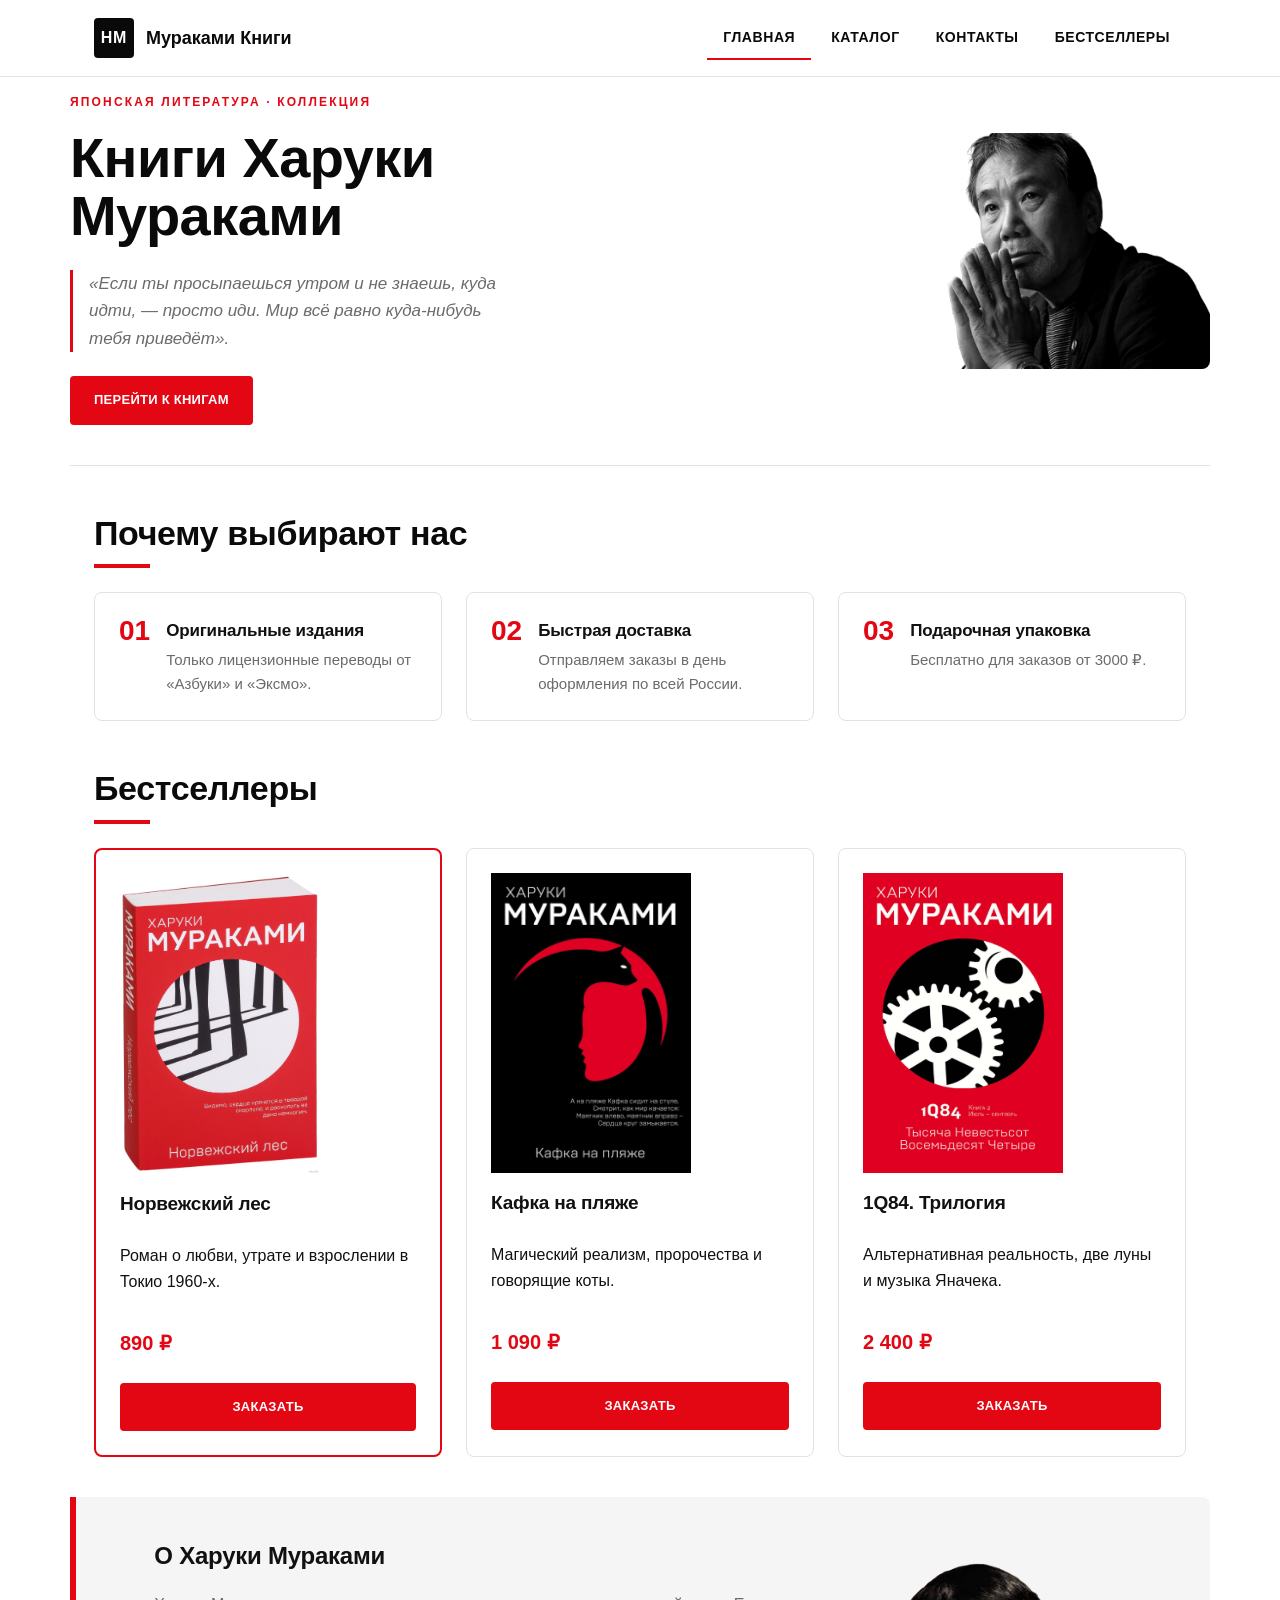
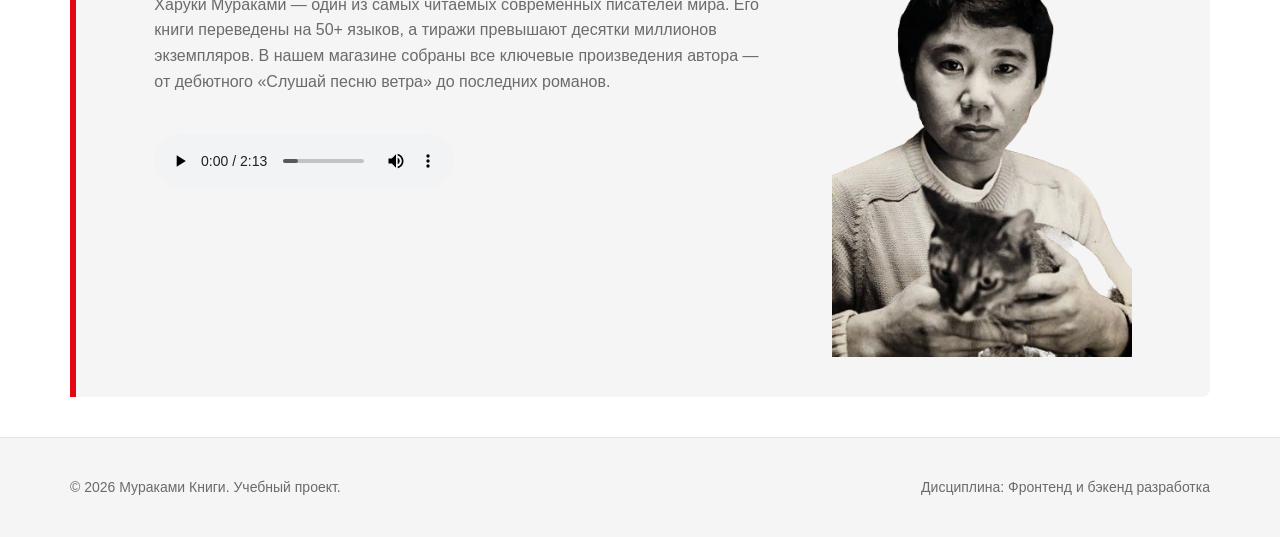
<file: index.html>
<!DOCTYPE html>
<html lang="ru">
<head>
  <meta charset="UTF-8">
  <meta name="viewport" content="width=device-width, initial-scale=1.0">
  <meta name="description" content="Онлайн-магазин книг Харуки Мураками. Коллекционные издания, новинки и бестселлеры.">
  <meta property="og:type" content="website">
  <meta property="og:title" content="Книги Харуки Мураками — онлайн-магазин">
  <meta property="og:description" content="Каталог книг Харуки Мураками: романы, сборники рассказов, эссе.">
  <meta property="og:image" content="images/murakami.jpg">
  <title>Книги Харуки Мураками — Онлайн-магазин</title>
  <link rel="stylesheet" href="css/style.css">
  <script src="js/main.js" defer></script>
</head>

<body>
  <!-- ШАПКА -->
  <header class="site-header">
    <div class="site-header__inner">
      <a class="site-header__logo" href="index.html">
        <span class="site-header__logo-mark">HM</span>
        <span class="site-header__logo-text">Мураками&nbsp;Книги</span>
      </a>

      <nav class="site-nav" aria-label="Основная навигация">
        <ul class="site-nav__list">
          <li class="site-nav__item">
            <a class="site-nav__link site-nav__link--active" href="index.html">Главная</a>
          </li>
          <li class="site-nav__item">
            <a class="site-nav__link" href="catalog.html">Каталог</a>
          </li>
          <li class="site-nav__item">
            <a class="site-nav__link" href="contacts.html">Контакты</a>
          </li>
          <li class="site-nav__item">
            <a class="site-nav__link" href="index.html#popular">Бестселлеры</a>
          </li>
        </ul>
      </nav>
    </div>
  </header>

  <main>

    <!-- HERO -->
    <section class="hero">
      <div class="hero__content">
        <p class="hero__eyebrow">Японская литература · Коллекция</p>
        <h1 class="hero__title">Книги Харуки Мураками</h1>
        <p class="hero__text">
          «Если ты просыпаешься утром и не знаешь, куда идти, — просто иди.
          Мир всё равно куда-нибудь тебя приведёт».
        </p>
        <a class="button button--primary" href="#popular">Перейти к книгам</a>
      </div>

      <div class="hero__portrait">
        <img
          class="hero__img"
          src="images/murakami.jpg"
          alt="Харуки Мураками"
          width="420" height="520"
        >
      </div>
    </section>

  <!-- ПРЕИМУЩЕСТВА -->
    <section class="section" id="advantages">
      <h2 class="section__title">Почему выбирают нас</h2>

      <ul class="advantages-list">
        <li class="advantages-list__item">
          <span class="advantages-list__num">01</span>
          <div>
            <h3 class="advantages-list__title">Оригинальные издания</h3>
            <p class="advantages-list__text">Только лицензионные переводы от «Азбуки» и «Эксмо».</p>
          </div>
        </li>
        <li class="advantages-list__item">
          <span class="advantages-list__num">02</span>
          <div>
            <h3 class="advantages-list__title">Быстрая доставка</h3>
            <p class="advantages-list__text">Отправляем заказы в день оформления по всей России.</p>
          </div>
        </li>
        <li class="advantages-list__item">
          <span class="advantages-list__num">03</span>
          <div>
            <h3 class="advantages-list__title">Подарочная упаковка</h3>
            <p class="advantages-list__text">Бесплатно для заказов от 3000 ₽.</p>
          </div>
        </li>
      </ul>
    </section>

    <!-- БЕСТСЕЛЛЕРЫ -->
    <section class="section" id="popular">
      <h2 class="section__title">Бестселлеры</h2>

      <div class="products-grid">
        <article class="product-card product-card--featured">
          <div>
            <img src="images/norwegian-wood.jpg" alt="Норвежский лес" width="200" height="300">
          </div>
          <h3 class="product-card__title">Норвежский лес</h3>
          <p class="product-card__description">Роман о любви, утрате и взрослении в Токио 1960-х.</p>
          <p class="product-card__price">890 ₽</p>
          <button class="button button--primary product-card__button" type="button" data-product="Норвежский лес">Заказать</button>
        </article>

        <article class="product-card">
          <div>
            <img src="images/kafka.jpeg" alt="Кафка на пляже" width="200" height="300">
          </div>
          <h3 class="product-card__title">Кафка на пляже</h3>
          <p class="product-card__description">Магический реализм, пророчества и говорящие коты.</p>
          <p class="product-card__price">1 090 ₽</p>
          <button class="button button--primary product-card__button" type="button" data-product="Кафка на пляже">Заказать</button>
        </article>

        <article class="product-card">
          <div>
            <img src="images/1q84.jpg" alt="1Q84" width="200" height="300">
          </div>
          <h3 class="product-card__title">1Q84. Трилогия</h3>
          <p class="product-card__description">Альтернативная реальность, две луны и музыка Яначека.</p>
          <p class="product-card__price">2 400 ₽</p>
          <button class="button button--primary product-card__button" type="button" data-product="1Q84. Трилогия">Заказать</button>
        </article>
      </div>
    </section>

    <!-- ОБ АВТОРЕ -->
    <aside class="aside-info">
      <div class="aside-info__content">
        <h2 class="aside-info__title">О Харуки Мураками</h2>
        <p class="aside-info__text">
          Харуки Мураками — один из самых читаемых современных писателей мира.
          Его книги переведены на 50+ языков, а тиражи превышают десятки миллионов
          экземпляров. В нашем магазине собраны все ключевые произведения автора —
          от дебютного «Слушай песню ветра» до последних романов.
        </p>
        <div class="aside-info__music">
          <audio src="music/spinning-cat.mp3" controls></audio>
        </div>
      </div>
      <div class="aside-info__portrait">
        <img src="images/haruki.png" alt="Харуки Мураками" width="300" height="420">
      </div>
    </aside>
  </main>

  <!-- ФУТЕР -->
  <footer id="contacts" class="site-footer">
    <div class="site-footer__inner">
      <p>&copy; 2026 Мураками Книги. Учебный проект.</p>
      <p>Дисциплина: Фронтенд и бэкенд разработка</p>
    </div>
  </footer>

<!-- МОДАЛЬНОЕ ОКНО -->
<dialog class="order-dialog" id="order-dialog" aria-labelledby="order-dialog-title">
  <h2 class="order-dialog__title" id="order-dialog-title">Оформление заявки</h2>

  <form class="order-form" id="order-form" action="#" method="post" novalidate>
    <input type="hidden" id="selected-product" name="product" value="">

    <div class="order-form__field">
      <label class="order-form__label" for="order-name">Имя</label>
      <input
        class="order-form__input"
        id="order-name"
        name="name"
        type="text"
        required
      >
    </div>

    <div class="order-form__field">
      <label class="order-form__label" for="order-email">E-mail</label>
      <input
        class="order-form__input"
        id="order-email"
        name="email"
        type="email"
        required
      >
    </div>

    <div class="order-form__field">
      <label class="order-form__label" for="order-email">Комментарий</label>
      <textarea 
        class="order-form__textarea"
        id="order-comment"
        name="comment"
        rows="4"
        placeholder="Пожелания к заказу, подарочная упаковка, детали доставки…"
      ></textarea>
    </div>

    <div class="order-form__field order-form__field--checkbox">
      <label class="order-form__checkbox">
        <input
          class="order-form__checkbox-input"
          id="order-consent"
          name="consent"
          type="checkbox"
          required
        >
        <span class="order-form__checkbox-text">
          Я согласен(на) на обработку персональных данных
            и подтверждаю, что ознакомлен(а) с
            <a href="#" class="order-form__link">политикой конфиденциальности</a>.
        </span>
      </label>
    </div>

    <div class="order-form__actions">
      <button class="button button--primary" type="submit">Отправить заявку</button>

      <button class="button button--secondary" type="button">Закрыть</button>
    </div>
  </form>
</dialog>

<p class="success-message" id="success-message" hidden>
  Заявка успешно отправлена! Мы свяжемся с вами в ближайшее время.
</p>

</body>
</html>
</file>
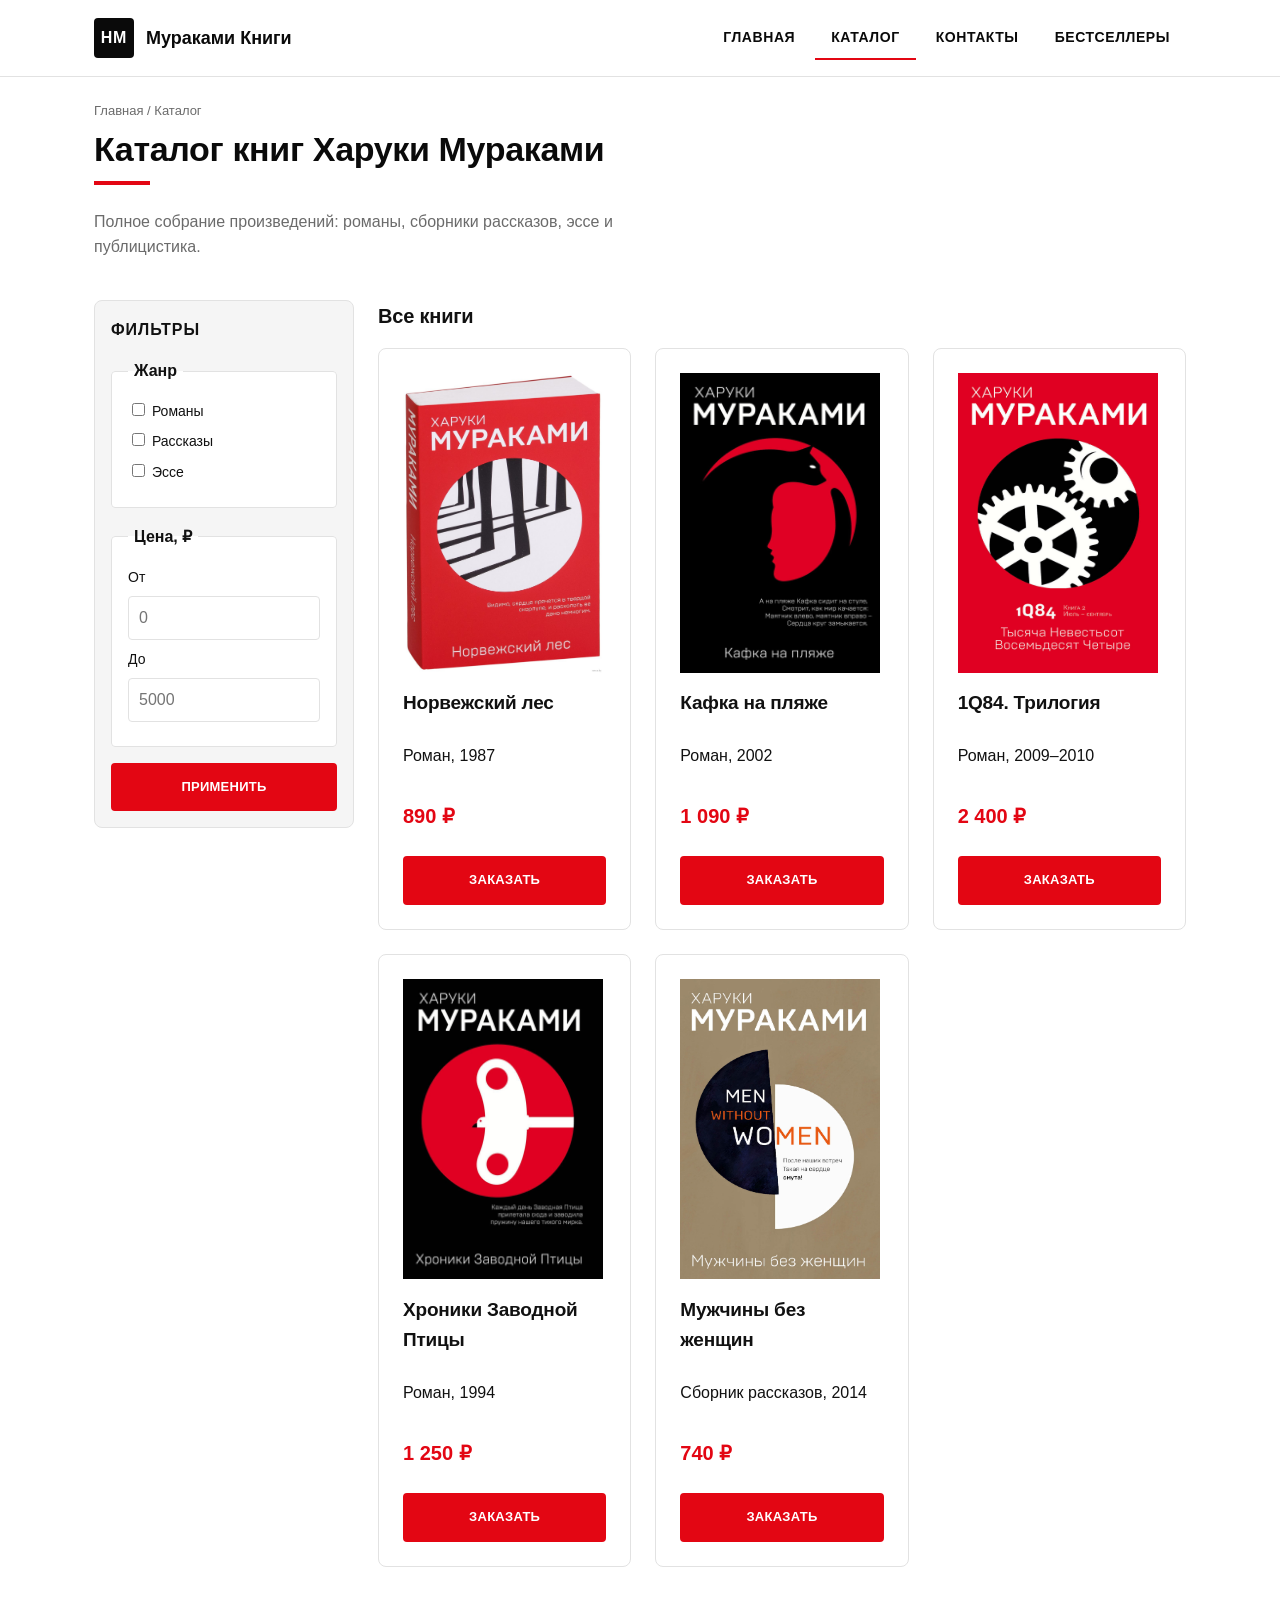
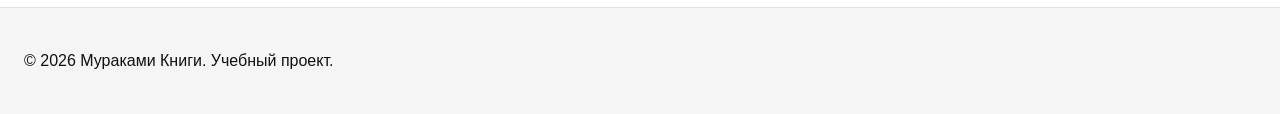
<file: catalog.html>
<!DOCTYPE html>
<html lang="ru">
<head>
  <meta charset="UTF-8">
  <meta name="viewport" content="width=device-width, initial-scale=1.0">
  <meta name="description" content="Каталог книг Харуки Мураками.">
  <title>Каталог книг — Мураками Книги</title>
  <link rel="stylesheet" href="css/style.css">
  <script src="js/main.js" defer></script>
</head>
<body>

  <header class="site-header">
    <div class="site-header__inner">
      <a class="site-header__logo" href="index.html">
        <span class="site-header__logo-mark">HM</span>
        <span class="site-header__logo-text">Мураками&nbsp;Книги</span>
      </a>

      <nav class="site-nav" aria-label="Основная навигация">
        <ul class="site-nav__list">
          <li class="site-nav__item">
            <a class="site-nav__link" href="index.html">Главная</a>
          </li>
          <li class="site-nav__item">
            <a class="site-nav__link site-nav__link--active" href="catalog.html">Каталог</a>
          </li>
          <li class="site-nav__item">
            <a class="site-nav__link" href="contacts.html">Контакты</a>
          </li>
          <li class="site-nav__item">
            <a class="site-nav__link" href="index.html#popular">Бестселлеры</a>
          </li>
        </ul>
      </nav>
    </div>
  </header>

  <main>
    <nav class="breadcrumbs" aria-label="Хлебные крошки">
      <a class="breadcrumbs__link" href="index.html">Главная</a>
      <span class="breadcrumbs__current">Каталог</span>
    </nav>


    <section class="section">
      <h1 class="section__title">Каталог книг Харуки Мураками</h1>
      <p class="section__lead">
        Полное собрание произведений: романы, сборники рассказов, эссе и публицистика.
      </p>
    </section>
    
    <section class="catalog-layout">

      <aside class="catalog-filters">
        <h2 class="catalog-filters__title">Фильтры</h2>

        <form class="filters-form" action="#" method="get">
          <fieldset class="filters-form__group">
            <legend class="filters-form__legend">Жанр</legend>

            <label>
              <input type="checkbox" name="genre" value="novel">
              Романы
            </label>

            <label>
              <input type="checkbox" name="genre" value="stories">
              Рассказы
            </label>

            <label>
              <input type="checkbox" name="genre" value="essay">
              Эссе
            </label>
          </fieldset>

          <fieldset class="filters-form__group">
            <legend class="filters-form__legend">Цена, ₽</legend>
            <label for="price-from">От</label>
            <input id="price-from" name="price-from" type="number" min="0" placeholder="0">
            <label for="price-to">До</label>
            <input id="price-to" name="price-to" type="number" min="0" placeholder="5000">
          </fieldset>

          <button class="button button--primary" type="submit">Применить</button>
        </form>
      </aside>

      <section class="catalog-products">
        <h2 class="catalog-products__title">Все книги</h2>

        <div class="products-grid">
          
          <article class="product-card">
          <div>
            <img src="images/norwegian-wood.jpg" alt="Норвежский лес" width="200" height="300">
          </div>
          <h3 class="product-card__title">Норвежский лес</h3>
          <p class="product-card__description">Роман, 1987</p>
          <p class="product-card__price">890 ₽</p>
          <button class="button button--primary product-card__button" type="button" data-product="Норвежский лес">Заказать</button>
        </article>

        <article class="product-card">
          <div>
            <img src="images/kafka.jpeg" alt="Кафка на пляже" width="200" height="300">
          </div>
          <h3 class="product-card__title">Кафка на пляже</h3>
          <p class="product-card__description">Роман, 2002</p>
          <p class="product-card__price">1 090 ₽</p>
          <button class="button button--primary product-card__button" type="button" data-product="Кафка на пляже">Заказать</button>
        </article>

        <article class="product-card">
          <div>
            <img src="images/1q84.jpg" alt="1Q84" width="200" height="300">
          </div>
          <h3 class="product-card__title">1Q84. Трилогия</h3>
          <p class="product-card__description">Роман, 2009–2010</p>
          <p class="product-card__price">2 400 ₽</p>
          <button class="button button--primary product-card__button" type="button" data-product="1Q84. Трилогия">Заказать</button>
        </article>

        <article class="product-card">
          <div>
            <img src="images/windup.jpg" alt="Хроники Заводной Птицы" width="200" height="300">
          </div>
          <h3 class="product-card__title">Хроники Заводной Птицы</h3>
          <p class="product-card__description">Роман, 1994</p>
          <p class="product-card__price">1 250 ₽</p>
          <button class="button button--primary product-card__button" type="button" data-product="1Q84. Трилогия">Заказать</button>
        </article>

        <article class="product-card">
          <div>
            <img src="images/men.jpg" alt="Мужчины без женщин" width="200" height="300">
          </div>
          <h3 class="product-card__title">Мужчины без женщин</h3>
          <p class="product-card__description">Сборник рассказов, 2014</p>
          <p class="product-card__price">740 ₽</p>
          <button class="button button--primary product-card__button" type="button" data-product="1Q84. Трилогия">Заказать</button>
        </article>

        </div>
      </section>
    </section>
  </main>

  <footer class="site-footer">
    <div clas="site-footer__inner">
      <p>&copy; 2026 Мураками Книги. Учебный проект.</p>
    </div>
  </footer>

  <dialog class="order-dialog" id="order-dialog" aria-labelledby="order-dialog-title">
    <h2 class="order-dialog__title" id="order-dialog-title">Оформление заявки</h2>

    <form class="order-form" id="order-form" action="#" method="post" novalidate>
      <input type="hidden" id="selected-product" name="product" value="">

      <div class="order-form__field">
        <label class="order-form__label" for="order-name">Имя</label>
        <input
          class="order-form__input"
          id="order-name"
          name="name"
          type="text"
          required
        >
      </div>

      <div class="order-form__field">
        <label class="order-form__label" for="order-email">E-mail</label>
        <input
          class="order-form__input"
          id="order-email"
          name="email"
          type="email"
          required
        >
      </div>

      <div class="order-form__field">
        <label class="order-form__label" for="order-email">Комментарий</label>
        <textarea 
          class="order-form__textarea"
          id="order-comment"
          name="comment"
          rows="4"
          placeholder="Пожелания к заказу, подарочная упаковка, детали доставки…"
        ></textarea>
      </div>

      <div class="order-form__field order-form__field--checkbox">
        <label class="order-form__checkbox">
          <input
            class="order-form__checkbox-input"
            id="order-consent"
            name="consent"
            type="checkbox"
            required
          >
          <span class="order-form__checkbox-text">
            Я согласен(на) на обработку персональных данных
              и подтверждаю, что ознакомлен(а) с
              <a href="#" class="order-form__link">политикой конфиденциальности</a>.
          </span>
        </label>
      </div>

      <div class="order-form__actions">
        <button class="button button--primary" type="submit">Отправить заявку</button>

        <button class="button button--secondary" type="button">Закрыть</button>
      </div>
    </form>
  </dialog>

  <p class="success-message" id="success-message" hidden>
    Заявка успешно отправлена! Мы свяжемся с вами в ближайшее время.
  </p>

</body>
</html>
</file>
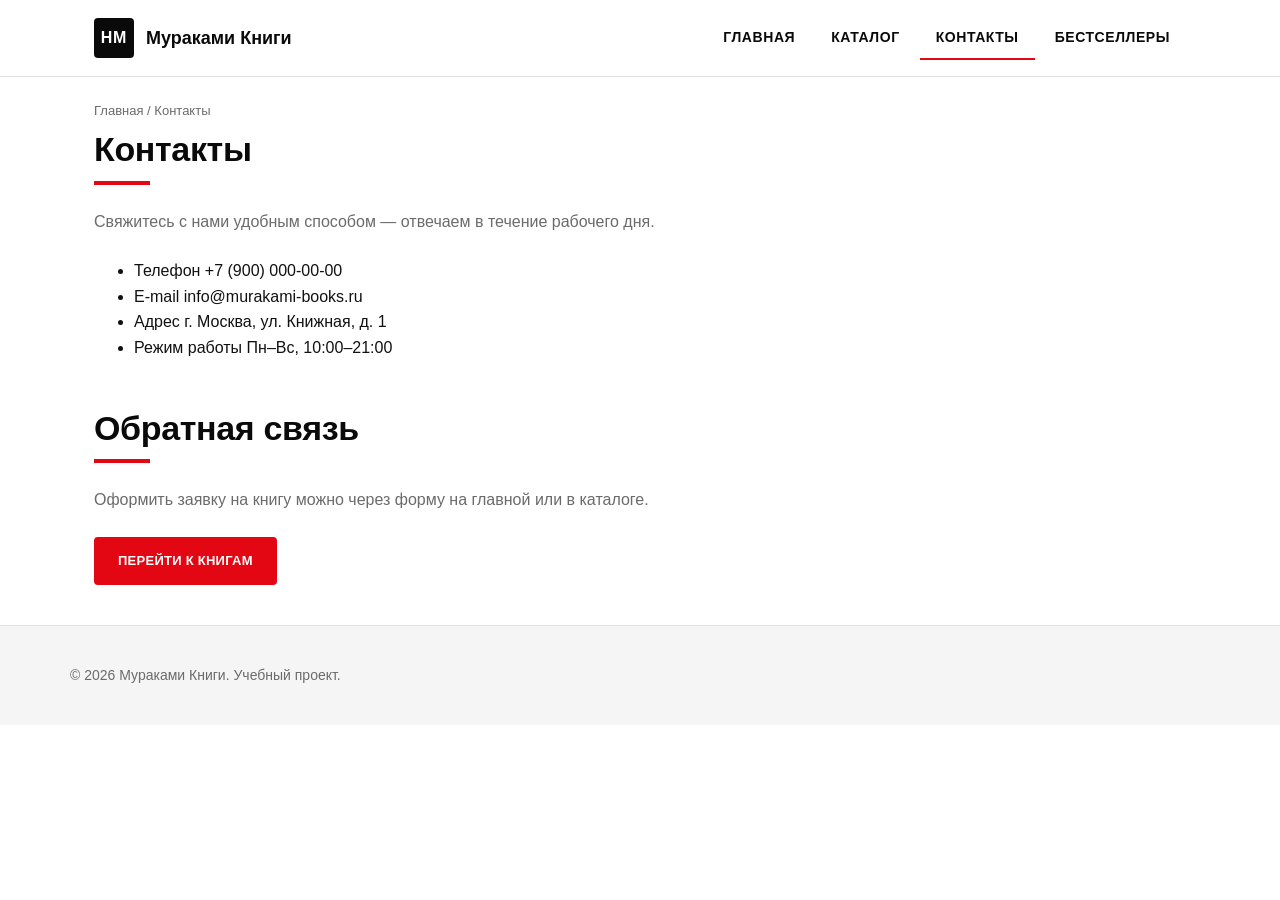
<file: contacts.html>
<!DOCTYPE html>
<html lang="ru">
<head>
  <meta charset="UTF-8">
  <meta name="viewport" content="width=device-width, initial-scale=1.0">
  <meta name="description" content="Контакты магазина книг Харуки Мураками.">
  <title>Контакты — Мураками Книги</title>
  <link rel="stylesheet" href="css/style.css">
</head>
<body>

  <header class="site-header">
    <div class="site-header__inner">
      <a class="site-header__logo" href="index.html">
        <span class="site-header__logo-mark">HM</span>
        <span class="site-header__logo-text">Мураками&nbsp;Книги</span>
      </a>

      <nav class="site-nav" aria-label="Основная навигация">
        <ul class="site-nav__list">
          <li class="site-nav__item">
            <a class="site-nav__link" href="index.html">Главная</a>
          </li>
          <li class="site-nav__item">
            <a class="site-nav__link" href="catalog.html">Каталог</a>
          </li>
          <li class="site-nav__item">
            <a class="site-nav__link site-nav__link--active" href="contacts.html">Контакты</a>
          </li>
          <li class="site-nav__item">
            <a class="site-nav__link" href="index.html#popular">Бестселлеры</a>
          </li>
        </ul>
      </nav>
    </div>
  </header>

  <main>
    <nav class="breadcrumbs" aria-label="Хлебные крошки">
      <a class="breadcrumbs__link" href="index.html">Главная</a>
      <span class="breadcrumbs__current">Контакты</span>
    </nav>


    <section class="section">
      <h1 class="section__title">Контакты</h1>
      <p class="section__lead">
        Свяжитесь с нами удобным способом — отвечаем в течение рабочего дня.
      </p>

      <ul class="contacts-list">
        <li class="contacts-list__item">
          <span class="contacts-list__label">Телефон</span>
          <span class="contacts-list__value">+7 (900) 000-00-00</span>
        </li>
        <li class="contacts-list__item">
          <span class="contacts-list__label">E-mail</span>
          <span class="contacts-list__value">info@murakami-books.ru</span>
        </li>
        <li class="contacts-list__item">
          <span class="contacts-list__label">Адрес</span>
          <span class="contacts-list__value">г. Москва, ул. Книжная, д. 1</span>
        </li>
        <li class="contacts-list__item">
          <span class="contacts-list__label">Режим работы</span>
          <span class="contacts-list__value">Пн–Вс, 10:00–21:00</span>
        </li>
      </ul>
    </section>

    <section class="section" id="feedback">
      <h2 class="section__title">Обратная связь</h2>
      <p class="section__lead">
        Оформить заявку на книгу можно через форму на главной или в каталоге.
      </p>
      <a class="button button--primary" href="index.html#popular">Перейти к книгам</a>
    </section>
  </main>

  <footer class="site-footer">
    <div class="site-footer__inner">
      <p>&copy; 2026 Мураками Книги. Учебный проект.</p>
    </div>
  </footer>
</body>
</html>
</file>
<file: css/style.css>
/* ===============================
   1. Переменные
   =============================== */
:root {
  /* Чёрно-белая база */
  --color-bg: #ffffff;
  --color-text: #111111;
  --color-muted: #6b6b6b;
  --color-border: #e2e2e2;
  --color-surface: #f5f5f5;
  --color-ink: #0a0a0a;

  /* Яркий акцент — красный */
  --color-accent: #e30613;
  --color-accent-dark: #b3040f;

  --color-danger: #b00020;
  --color-success: #169a2f;
  --color-success-bg: #eefaf0;

  --space-xs: 4px;
  --space-sm: 8px;
  --space-md: 16px;
  --space-lg: 24px;
  --space-xl: 40px;

  --radius-sm: 4px;
  --radius-md: 8px;
  --radius-lg: 14px;

  --container-width: 1140px;
}

/* ===============================
   2. Базa
   =============================== */

* {
  box-sizing: border-box;
}

html {
  scroll-behavior: smooth;
}

body {
  margin: 0;
  font-family: "Helvetica Neue", Arial, sans-serif; /* подключить шрифт */
  line-height: 1.6;
  color: var(--color-text);
  background-color: var(--color-bg);
  -webkit-font-smoothing: antialiased;
}

.hero__img,
.product-card__cover img {
  filter: grayscale(100%) contrast(1.05);
}

h1,
h2,
h3 {
  font-weight: 700;
  letter-spacing: -0.01em;
}

a {
  color: var(--color-ink);
}

a:hover {
  color: var(--color-accent);
}

a:focus-visible,
button:focus-visible,
input:focus-visible,
textarea:focus-visible {
  outline: 2px solid var(--color-accent);
  outline-offset: 3px;
}

/* ===============================
   3. Кнопки
   =============================== */

.button {
  display: inline-block;
  padding: 12px 22px;
  border: 2px solid transparent;
  border-radius: var(--radius-sm);
  font: inherit;
  font-weight: 700;
  letter-spacing: .02em;
  font-size: 13px;
  text-transform: uppercase;
  text-decoration: none;
  cursor: pointer;
  transition: background-color .15s ease, color .15s ease, border-color .15s ease;
}

.button--primary {
  color: #fff;
  background-color: var(--color-accent);
  border-color: var(--color-accent);
}

.button--primary:hover {
  background-color: var(--color-accent-dark);
  border-color: var(--color-accent-dark);
  color: #fff;
}

.button--secondary {
  color: var(--color-ink);
  background-color: transparent;
  border-color: var(--color-ink);
}

.button--secondary:hover {
  color: #fff;
  background-color: var(--color-ink);
}

.button:disabled {
  opacity: .5;
  cursor: not-allowed;
}

/* ===============================
   4. Шапка и навигация
   =============================== */

.site-header {
  position: sticky;
  top: 0;
  z-index: 10;
  background-color: var(--color-bg);
  border-bottom: 1px solid var(--color-border);
}

.site-header__inner {
  max-width: var(--container-width);
  margin: 0 auto;
  padding: var(--space-md) var(--space-lg);
  display: flex;
  align-items: center;
  justify-content: space-between;
  gap: var(--space-lg);
  flex-wrap: wrap;
}

.site-header__logo {
  display: inline-flex;
  align-items: center;
  gap: 12px;
  text-decoration: none;
  color: var(--color-ink);
}

.site-header__logo-mark {
  display: inline-flex;
  align-items: center;
  justify-content: center;
  width: 40px;
  height: 40px;
  background-color: var(--color-ink);
  color: #fff;
  font-weight: 800;
  letter-spacing: .05em;
  border-radius: var(--radius-sm);
}

.site-header__logo-text {
  font-weight: 700;
  font-size: 18px;
}

.site-nav__list {
  display: flex;
  flex-wrap: wrap;
  gap: var(--space-xs);
  padding: 0;
  margin: 0;
  list-style: none;
}

.site-nav__link {
  display: inline-block;
  padding: 10px 16px;
  color: var(--color-ink);
  font-weight: 600;
  font-size: 14px;
  text-transform: uppercase;
  letter-spacing: .04em;
  text-decoration: none;
  border-bottom: 2px solid transparent;
}

.site-nav__link:hover,
.site-nav__link--active {
  border-bottom-color: var(--color-accent);
  color: var(--color-ink);
}

/* ===============================
   5. Hero
   =============================== */

.hero {
  max-width: var(--container-width);
  margin: 0 auto var(--space-xl);
  display: grid;
  grid-template-columns: 1.1fr .9fr;
  gap: var(--space-xl);
  align-items: center;
  border-bottom: 1px solid var(--color-border);
  padding-bottom: var(--space-xl);
}

.hero__eyebrow {
  margin: var(--space-md) 0 var(--space-md);
  font-size: 12px;
  font-weight: 700;
  letter-spacing: .18em;
  text-transform: uppercase;
  color: var(--color-accent);
}

.hero__title {
  margin: 0 0 var(--space-lg);
  font-size: clamp(32px, 5vw, 56px);
  line-height: 1.05;
  color: var(--color-ink);
}

.hero__text {
  margin: 0 0 var(--space-lg);
  max-width: 46ch;
  font-size: 17px;
  font-style: italic;
  color: var(--color-muted);
  border-left: 3px solid var(--color-accent);
  padding-left: var(--space-md);
}

.hero__portrait {
  justify-self: end;
}

.hero__img {
  display: block;
  width: 100%;
  max-width: 420px;
  height: auto;
  border-radius: var(--radius-md);
}

/* ===============================
   6. Секции
   =============================== */

.section {
  max-width: var(--container-width);
  margin: 0 auto var(--space-xl);
  padding: 0 var(--space-lg);
}

.section__title {
  position: relative;
  margin: 0 0 var(--space-lg);
  padding-bottom: var(--radius-md);
  font-size: clamp(24px, 3vw, 34px);
  color: var(--color-ink);
}

.section__title::after {
  content: "";
  position: absolute;
  left: 0;
  bottom: 0;
  width: 56px;
  height: 4px;
  background-color: var(--color-accent);
}

.section__lead {
  margin: 0 0 var(--space-lg);
  max-width: 70ch;
  color: var(--color-muted);
}

/* ===============================
   7. Преимущества
   =============================== */

.advantages-list {
  list-style: none;
  padding: 0;
  margin: 0;
  display: grid;
  grid-template-columns: repeat(3, 1fr);
  gap: var(--space-lg);
}

.advantages-list__item {
  display: flex;
  gap: var(--space-md);
  padding: var(--space-lg);
  border: 1px solid var(--color-border);
  border-radius: var(--radius-md);
}

.advantages-list__num {
  font-size: 28px;
  font-weight: 800;
  color: var(--color-accent);
  line-height: 1;
}

.advantages-list__title {
  margin: 0 0 var(--space-xs);
  font-size: 17px;
}

.advantages-list__text {
  margin: 0;
  color: var(--color-muted);
  font-size: 15px;
}

/* ===============================
   8. Карточки товаров
   =============================== */

.products-grid {
  display: grid;
  grid-template-columns: repeat(3, 1fr);
  gap: var(--space-lg);
}

.product-card {
  display: flex;
  flex-direction: column;
  gap: var(--space-sm);
  padding: var(--space-lg);
  border: 1px solid var(--color-border);
  border-radius: var(--radius-md);
  background-color: var(--color-bg);
  transition: transform .15s ease, border-color .15s ease;
}

.product-card:hover {
  transform: translateY(-3px);
  border-color: var(--color-ink);
}

.product-card--featured {
  border-color: var(--color-accent);
  border-width: 2px;
}

.product-card__cover {
  display: flex;
  align-items: center;
  padding: var(--space-md);
  margin-bottom: var(--space-sm);
  background-color: var(--color-surface);
  border-radius: var(--radius-sm);
}

.product-card__cover img {
  display: block;
  width: 140px;
  height: 200px;
  object-fit: cover;
  box-shadow: 0 6px 20px rgba(0,0,0,.18);
}

.product-card__title {
  margin: 0;
  font-size: 19px;
}

.product-card__descreption {
  margin: 0;
  color: var(--color-muted);
  font-size: 14px;
}

.product-card__price {
  margin: var(--space-sm) 0 0;
  font-weight: 800;
  font-size: 20px;
  color: var(--color-accent);
}

.product-card__button {
  margin-top: var(--space-md);
  align-self: stretch;
  text-align: center;
}

/* ===============================
   9. Блок об авторе
   =============================== */

.aside-info {
  max-width: var(--container-width);
  margin: 0 auto var(--space-xl);
  padding: var(--space-xl) var(--space-lg);
  background-color: var(--color-surface);
  border-left: 6px solid var(--color-accent);
  border-radius: 0 var(--radius-md) var(--radius-md) 0;
  display: flex;
  justify-content: space-evenly;
}

.aside-info__title {
  margin: 0 0 var(--space-md);
}

.aside-info__text {
  margin-bottom: var(--space-xl);
  max-width: 70ch;
  color: var(--color-muted);
}

.aside-info__portrait {
  display: flex;
  justify-content: end;
}


/* ===============================
   10. Хлебные крошки
   =============================== */

.breadcrumbs {
  max-width: var(--container-width);
  margin: var(--space-lg) auto 0;
  padding: 0 var(--space-lg);
  font-size: 13px;
  color: var(--color-muted);
}

.breadcrumbs__link {
  color: var(--color-muted);
  text-decoration: none;
}

.breadcrumbs__link:hover {
  color: var(--color-accent);
}

.breadcrumbs__current::before {
  content: " / ";
}

/* ===============================
   11. Каталог
   =============================== */

.catalog-layout {
  max-width: var(--container-width);
  margin: 0 auto var(--space-xl);
  padding: 0 var(--space-lg);
  display: grid;
  grid-template-columns: 260px 1fr;
  grid-template-areas: 
  "filters products";
  gap: var(--space-lg);
}

.catalog-filters {
  grid-area: "filters";
  align-self: start;
  padding: var(--space-md);
  border: 1px solid var(--color-border);
  border-radius: var(--radius-md);
  background-color: var(--color-surface);
}

.catalog-filters__title {
  margin: 0 0 var(--space-md);
  font-size: 16px;
  text-transform: uppercase;
  letter-spacing: .06em;
}

.catalog-products {
  grid-area: "products";
}

.catalog-products__title {
  margin: 0 0 var(--space-md);
  font-size: 20px;
}

.filters-form {
  display: grid;
  gap: var(--space-md);
}

.filters-form__group {
  margin: 0;
  padding: var(--space-md);
  border: 1px solid var(--color-border);
  border-radius: var(--radius-sm);
  background-color: var(--color-bg);
}

.filters-form__legend {
  font-weight: 700;
  padding: 0 6px;
}

.filters-form label {
  display: block;
  margin-bottom: var(--space-sm);
  font-size: 14px;
}

.filters-form input[type="number"] {
  width: 100%;
  padding: 8px 10px;
  margin-bottom: var(--space-sm);
  border: 1px solid var(--color-border);
  border-radius: var(--radius-sm);
  font: inherit;
}

/* ===============================
   12. Контакты
   =============================== */

.contact-list {
  list-style: none;
  padding: 0;
  margin: 0;
  display: grid;
  gap: var(--space-md);
}

.contact-list__item {
  display: grid;
  grid-template-columns: 180px 1fr;
  gap: var(--space-md) 0;
  border-bottom: 1px solid var(--color-border);
}

.contact-list__label {
  font-weight: 700;
  text-transform: uppercase;
  letter-spacing: .05em;
  font-size: 12px;
  color: var(--color-muted);
  align-self: center;
}

.contact-list__value {
  font-size: 17px;
}

/* ===============================
   13. Форма в модальном окне
   =============================== */

.order-dialog {
  width: min(100% -32px, 560px);
  padding: var(--space-lg);
  border: none;
  border-radius: var(--radius-lg);
  background-color: var(--color-bg);
  box-shadow: 0 20px 60px rgba(0,0,0,.25);
}

.order-dialog::backdrop {
  background-color: rgba(0,0,0,.55);
}

.order-dialog__title {
  position: relative;
  margin: 0 0 var(--space-lg);
  padding-bottom: var(--space-md);
  font-size: 22px;
}

.order-dialog__title::after {
  content: "";
  position: absolute;
  left: 0;
  bottom: 0;
  width: 42px;
  height: 3px;
  background-color: var(--color-accent);
}

.order-form__field {
  margin-bottom: var(--space-md);
}

.order-form__label {
  display: block;
  margin-bottom: var(--space-xs);
  font-size: 13px;
  font-weight: 700;
  text-transform: uppercase;
  letter-spacing: .04em;
  color: var(--color-muted);
}

.order-form__input,
.order-form__textarea {
  width: 100%;
  padding: 10px 12px;
  border: 1px solid var(--color-border);
  border-radius: var(--radius-sm);
  font: inherit;
  color:var(--color-text);
  background-color: var(--color-bg);
}

.order-form__textarea {
  min-height: 100px;
  resize: vertical;
}

.order-form__input:hover,
.order-form__textarea:hover {
  border-color: var(--color-ink);
}

.order-form__input:focus-visible,
.order-form__textarea:focus-visible {
  outline: 2px solid var(--color-accent);
  outline-offset: 3px;
}

.order-form__field-checkbox {
  margin-top: var(--space-md);
}

.order-form__checkbox {
  display: flex;
  gap: 10px;
  align-items: flex-start;
  cursor: pointer;
  font-size: 14px;
  line-height: 1.5;
  color: var(--color-muted);
}

.order-form__checkbox-input {
  width: 18px;
  height: 18px;
  margin-top: 2px;
  flex-shrink: 0;
  cursor: pointer;
  accent-color: var(--color-accent);
}

.order-form__checkbox-text {
  user-select: none;
}

.order-form__link {
  color: var(--color-accent);
  text-decoration: underline;
}

.order-form__link:hover {
  color: var(--color-accent-dark);
}

.order-form__actions {
  display: flex;
  gap: var(--space-md);
  margin-top: var(--space-lg);
}

.order-form__input[aria-invalid="true"],
.order-form__textarea[aria-invalid="true"] {
  border-color: var(--color-danger);
}

.order-form__checkbox-input[aria-invalid="true"] {
  outline: 2px solid var(--color-danger);
  outline-offset: 2px;
  border-radius: 3px;
}

/* ===============================
   14. Сообщение об успехе
   =============================== */

.success-message {
  position: fixed;
  left: 50%;
  bottom: 24px;
  transform: translateX(-50%);
  max-width: 520px;
  padding: var(--space-md) var(--space-lg);
  background-color: var(--color-success-bg);
  border-left: 4px solid var(--color-success);
  border-radius: var(--radius-sm);
  color: var(--color-text);
  box-shadow: 0 10px 30px rgba(0,0,0,.1);
  z-index: 100;
}

/* ===============================
   15. Футер
   =============================== */

.site-footer {
  border-top: 1px solid var(--color-border);
  background-color: var(--color-surface);
  padding: var(--space-lg);
  margin-top: var(--space-xl);
}

.site-footer__inner {
  max-width: var(--container-width);
  margin: 0 auto;
  display: flex;
  flex-wrap: wrap;
  justify-content: space-between;
  gap: var(--space-md);
  font-size: 14px;
  color: var(--color-muted);
}

/* ===============================
   16. Адаптив
   =============================== */

@media (max-width: 900px) {
  .hero {
    grid-template-columns: 1fr;
    text-align: left;
  }

  .hero__portrait {
    justify-self: start;
  }

  .advantages-list,
  .products-grid {
    grid-template-columns: 1fr;
  }

  .catalog-layout {
    grid-template-columns: 1fr;
    grid-template-areas: 
    "filters"
    "products";
  }
}
</file>
